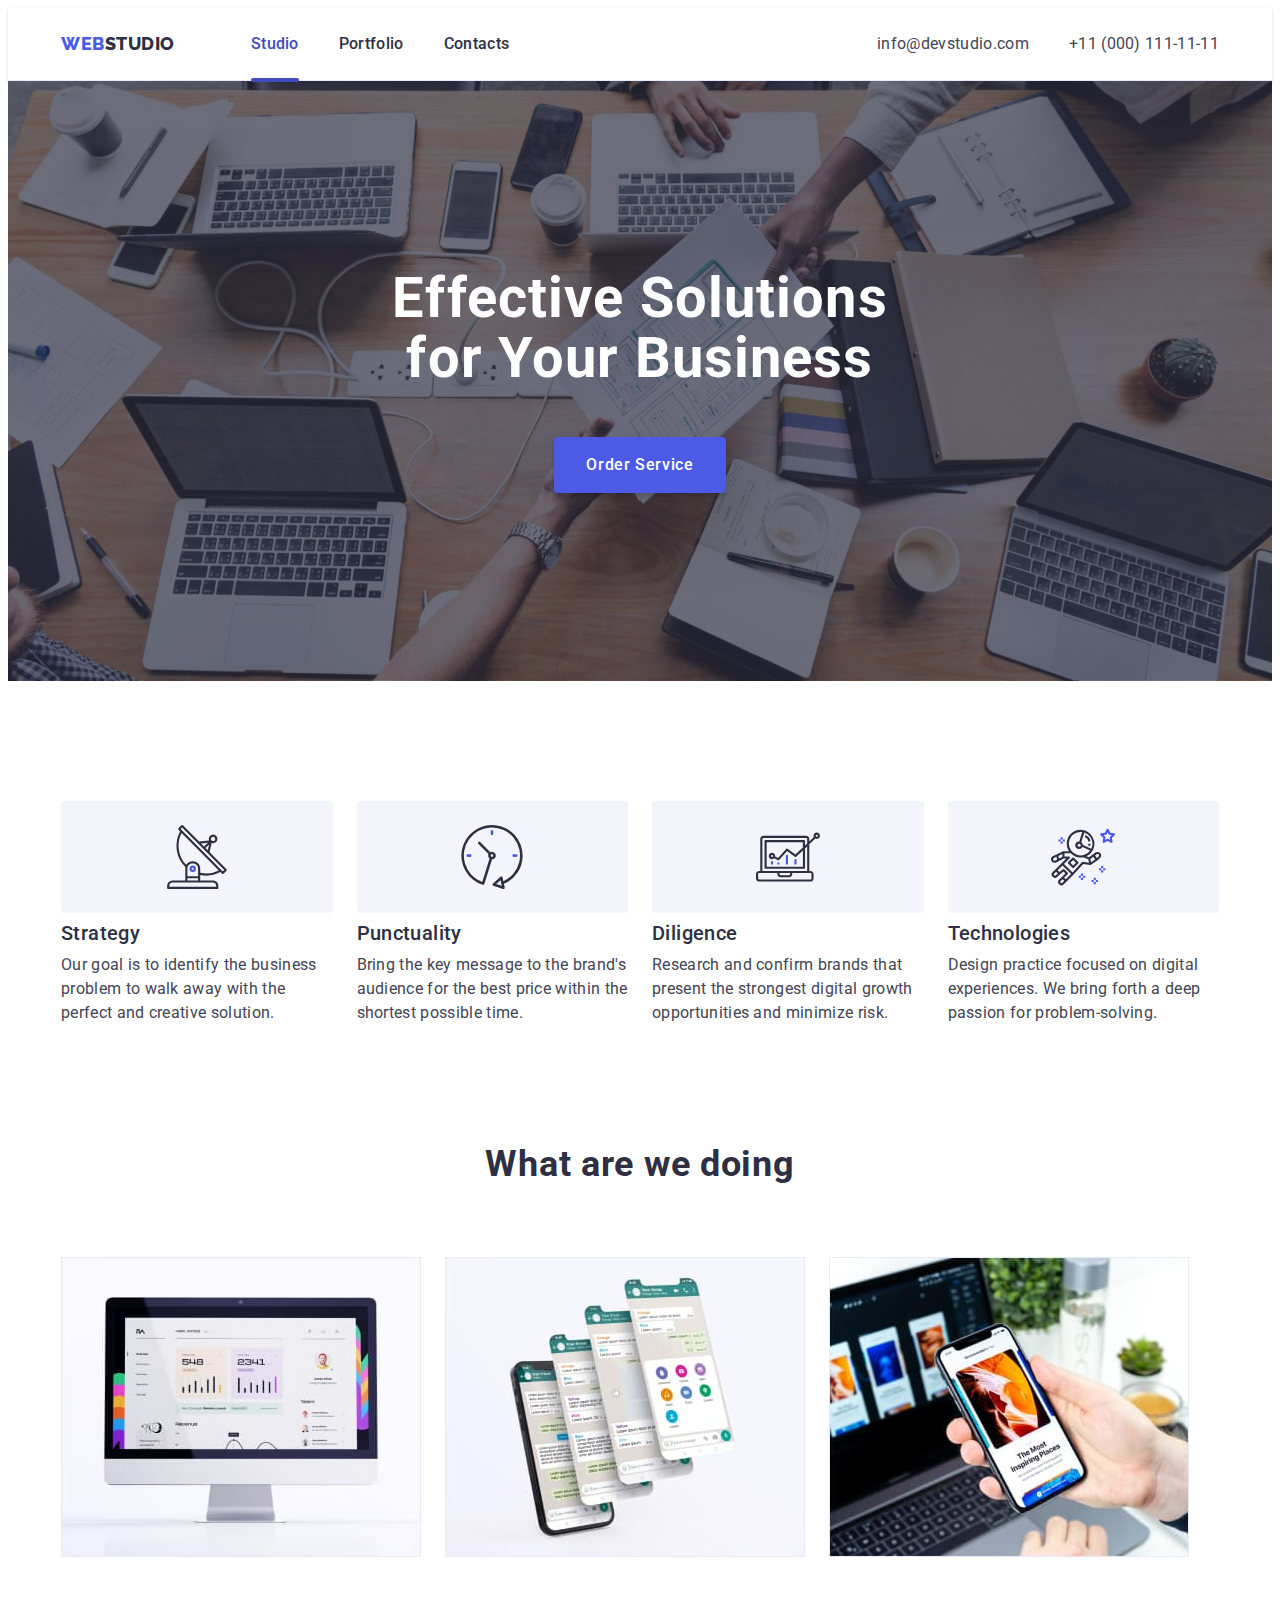
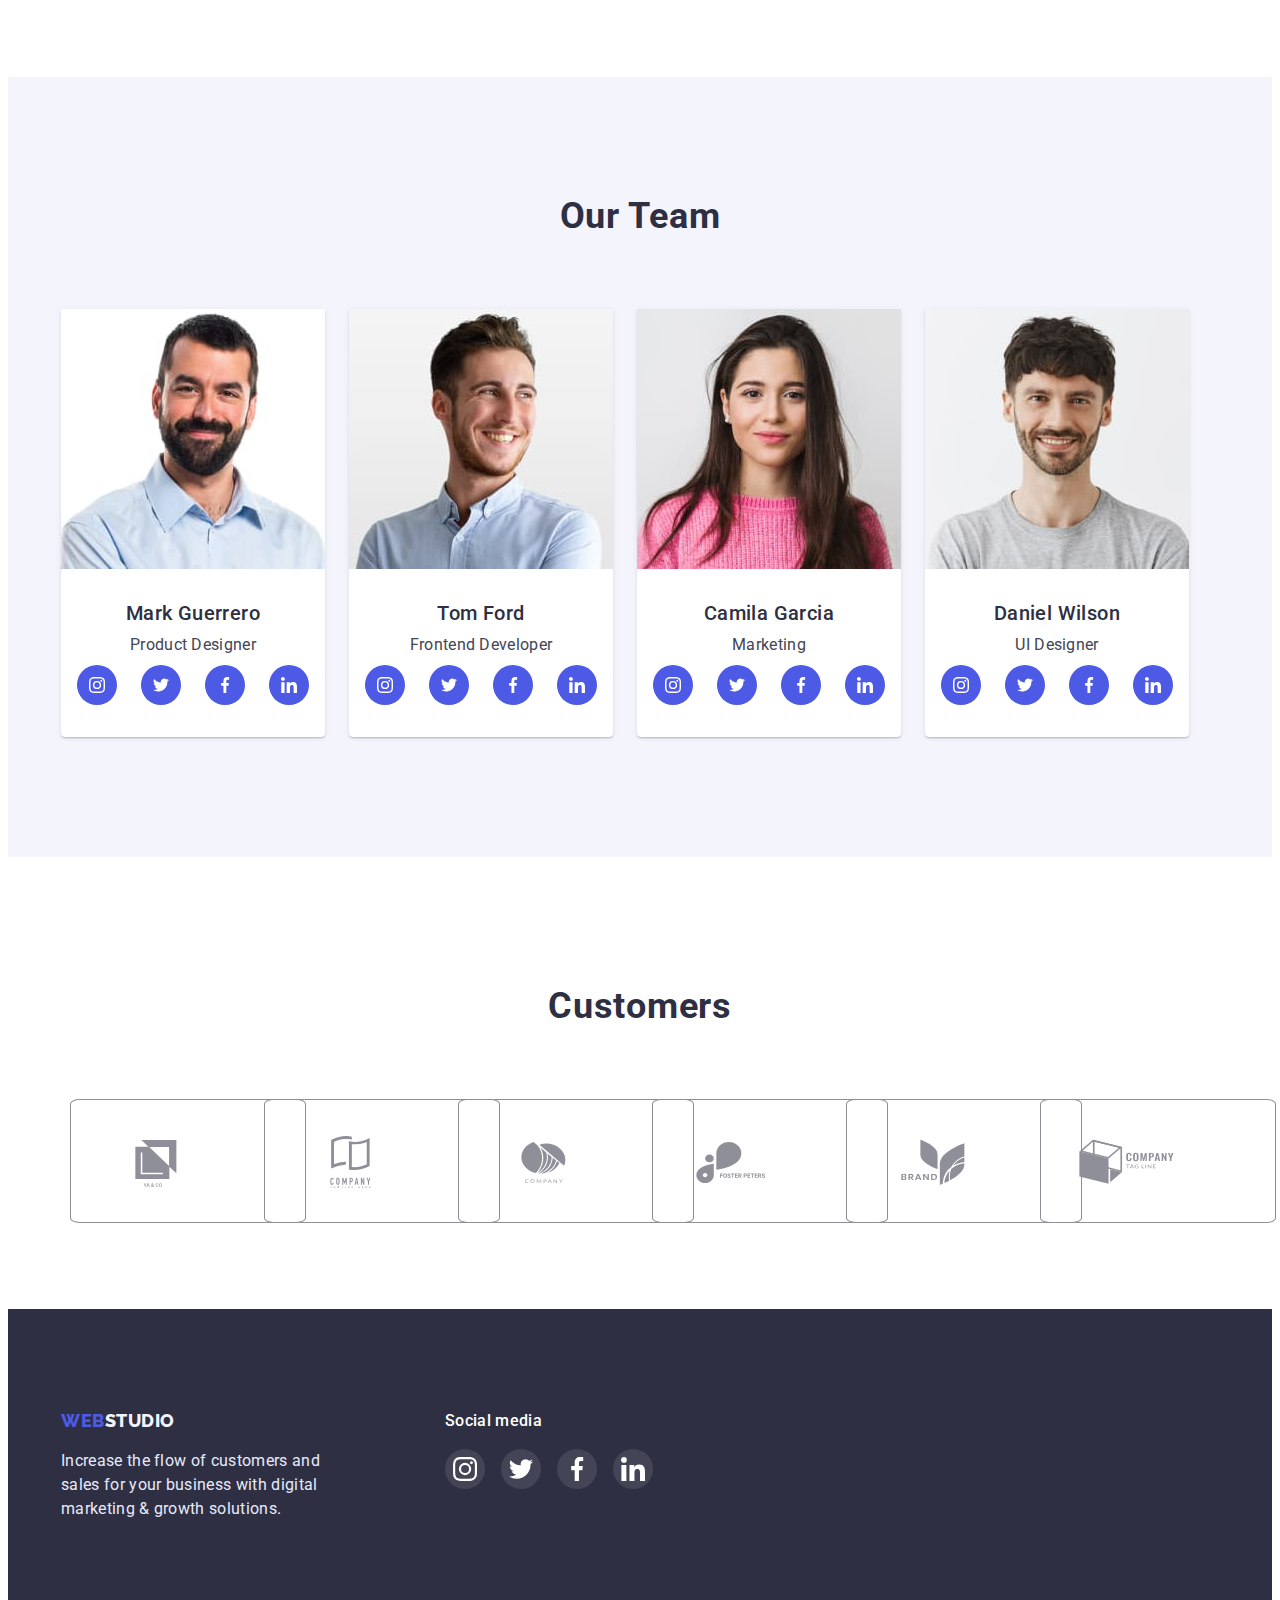
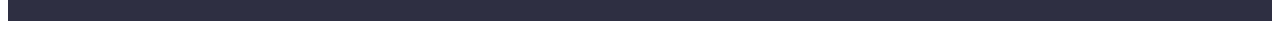
<file: index.html>
<!DOCTYPE html>
<html lang="en">
<head>
    <meta charset="UTF-8">
    <meta http-equiv="X-UA-Compatible" content="IE=edge">
    <meta name="viewport" content="width=device-width, initial-scale=1.0">
    <title>Document</title>

<!--fonts-->
<link rel="preconnect" href="https://fonts.googleapis.com">
<link rel="preconnect" href="https://fonts.gstatic.com" crossorigin>
<link href="https://fonts.googleapis.com/css2?family=Raleway:wght@800&family=Roboto:wght@400;500;700;900&display=swap"
    rel="stylesheet">
<link rel="stylesheet" href="https://cdnjs.cloudflare.com/ajax/libs/modern-normalize/1.1.0/modern-normalize.min.css"
    integrity="sha512-wpPYUAdjBVSE4KJnH1VR1HeZfpl1ub8YT/NKx4PuQ5NmX2tKuGu6U/JRp5y+Y8XG2tV+wKQpNHVUX03MfMFn9Q=="
    crossorigin="anonymous" referrerpolicy="no-referrer" />
    <!--styles-->  
<link rel="stylesheet" href="./css/styles.css">

    
</head>
<body>
    <!--Хедер = навігація + адреса-->
    <header class="header">
        <div class="container container-nav" >   
        <nav class="header-nav">
            <a class="logo-link" href="./index.html"> Web<span class="logo-span">Studio</span></a>
            <ul class="header-menu">
                <li><a class="header-link curent" href="./index.html">Studio</a></li>
                <li><a class="header-link" href="./portfolio.html">Portfolio</a></li>
                <li><a class="header-link" href="">Contacts</a></li>
            </ul>
        </nav> 
        <address>
                <ul class="header-menu">
                    <li><a class="address-link" href="mailto:info@devstudio.com">info@devstudio.com</a></li>
                    <li><a class="address-link" href="tel:+110001111111">+11 (000) 111-11-11</a></li>
            </ul>
        </address>
        </div>
    </header>
    
    <main>
        <section class="section-one">
            <div class="container">
                <h1 class="hero-title">Effective Solutions for Your Business</h1>
                <button class="button-main" type="button" data-modal-open>Order Service</button>
            </div>
        </section>
<section class="section-two">
    <div class="container">
    <h2 class="visually-hidden">Advantages</h2>
    <ul class="ul-section-two">
        <li class="li-section-two">
            <div class="box-icon-strategy">
            <svg class="icon-strategy"> 
                <use href="./images/icons.svg#icon-antenna">
                </use>
            </svg>
            </div>
            <h3 class="header-three">Strategy</h3>
            <p class="header-description">Our goal is to identify the business
            problem to walk away with the perfect and creative solution.</p>
        </li>
        <li class="li-section-two">
            <div class="box-icon-strategy">
            <svg class="icon-strategy">
                <use href="./images/icons.svg#icon-clock">
                </use>
            </svg>
            </div>
            <h3 class="header-three">Punctuality</h3>
            <p class="header-description">Bring the key message to the brand's audience for the best price within the shortest possible time.</p>
        </li>
        <li class="li-section-two">
            <div class="box-icon-strategy">
            <svg class="icon-strategy">
                <use href="./images/icons.svg#icon-diagram">
                </use>
            </svg>
            </div>
            <h3 class="header-three">Diligence</h3>
            <p class="header-description">Research and confirm brands that present the strongest digital growth opportunities and minimize risk.</p>
        </li>
        <li class="li-section-two">
            <div class="box-icon-strategy">
            <svg class="icon-strategy">
                <use href="./images/icons.svg#icon-astronaut">
                </use>
            </svg>
            </div>
            <h3 class="header-three">Technologies</h3>
            <p class="header-description">Design practice focused on digital experiences. We bring forth a deep passion for problem-solving.</p>
        </li>

    </ul> 
    </div>
</section>

<section class="section-three">
    <div class="container">
    <h2 class="header-we-doing">What are we doing</h2>
    <ul class="ul-section-two">
        <li><img src="./images/imgs1.jpg" alt="computer" width="360" height="300"></li>
        <li><img src="./images/imgs1two.jpg" alt="telephone" width="360" height="300"></li>
        <li><img src="./images/imgs1three.jpg" alt="work" width="360" height="300"></li>
        
    </ul>
    </div>
</section>
<section class="section-four">
    <div class="container">
    <h2 class="header-our-team">Our Team</h2>
    <ul class="ul-section-two">
        <li class="desctibe-team">
            <img  src="./images/team1.jpg" alt="product-designer" width="264" height="260">
           <div class="name-profesion">
            <h3 class="name"> Mark Guerrero </h3>
            <p class="profesion"> Product Designer </p>
            <ul class="social-list">
                <li class="social-item">
                    <a class="social-link" href="#">
                        <svg class="social-icon">
                            <use href="./images/icons.svg#icon-instagram"></use>
                        </svg>
                    </a>
                </li>
                <li class="social-item">
                    <a class="social-link" href="#">
                        <svg class="social-icon">
                            <use href="./images/icons.svg#icon-twitter"></use>
                        </svg>
                    </a>
                </li>
                <li class="social-item">
                    <a class="social-link" href="#">
                        <svg class="social-icon">
                            <use href="./images/icons.svg#icon-facebook"></use>
                        </svg>
                    </a>
                </li>
                <li class="social-item">
                    <a class="social-link" href="#">
                        <svg class="social-icon">
                            <use href="./images/icons.svg#icon-linkedin"></use>
                        </svg>
                    </a>
                </li>
            </ul>
            </div>
        </li>
        <li class="desctibe-team">
            <img src="./images/team2.jpg" alt="frontend developer" width="264" height="260">
        <div class="name-profesion">
            <h3 class="name"> Tom Ford </h3>
                <p class="profesion"> Frontend Developer </p>
                <ul class="social-list">
                    <li class="social-item">
                        <a class="social-link" href="#">
                            <svg class="social-icon">
                                <use href="./images/icons.svg#icon-instagram"></use>
                            </svg>
                        </a>
                    </li>
                    <li class="social-item">
                        <a class="social-link" href="#">
                            <svg class="social-icon">
                                <use href="./images/icons.svg#icon-twitter"></use>
                            </svg>
                        </a>
                    </li>
                    <li class="social-item">
                        <a class="social-link" href="#">
                            <svg class="social-icon">
                                <use href="./images/icons.svg#icon-facebook"></use>
                            </svg>
                        </a>
                    </li>
                    <li class="social-item">
                        <a class="social-link" href="#">
                            <svg class="social-icon">
                                <use href="./images/icons.svg#icon-linkedin"></use>
                            </svg>
                        </a>
                    </li>
                </ul>
            </div>
        </li>
        <li class="desctibe-team">
            <img  src="./images/team3.jpg" alt="marketing" width="264" height="260">
        <div class="name-profesion">
            <h3 class="name"> Camila Garcia </h3>
                <p class="profesion"> Marketing </p>
                <ul class="social-list">
                    <li class="social-item">
                        <a class="social-link" href="#">
                            <svg class="social-icon">
                                <use href="./images/icons.svg#icon-instagram"></use>
                            </svg>
                        </a>
                    </li>
                    <li class="social-item">
                        <a class="social-link" href="#">
                            <svg class="social-icon">
                                <use href="./images/icons.svg#icon-twitter"></use>
                            </svg>
                        </a>
                    </li>
                    <li class="social-item">
                        <a class="social-link" href="#">
                            <svg class="social-icon">
                                <use href="./images/icons.svg#icon-facebook"></use>
                            </svg>
                        </a>
                    </li>
                    <li class="social-item">
                        <a class="social-link" href="#">
                            <svg class="social-icon">
                                <use href="./images/icons.svg#icon-linkedin"></use>
                            </svg>
                        </a>
                    </li>
                </ul>
        </div>
        </li>
        <li class="desctibe-team">
            <img class="img-team" src="./images/team4.jpg" alt="ui designer" width="264" height="260">
            <div class="name-profesion">
            <h3 class="name">Daniel Wilson</h3>
                <p class="profesion"> UI Designer </p>
                <ul class="social-list">
                    <li class="social-item">
                        <a class="social-link" href="#">
                            <svg class="social-icon">
                                <use href="./images/icons.svg#icon-instagram"></use>
                            </svg>
                        </a>
                    </li>
                    <li class="social-item">
                        <a class="social-link" href="#">
                            <svg class="social-icon">
                                <use href="./images/icons.svg#icon-twitter"></use>
                            </svg>
                        </a>
                    </li>
                    <li class="social-item">
                        <a class="social-link" href="#">
                            <svg class="social-icon">
                                <use href="./images/icons.svg#icon-facebook"></use>
                            </svg>
                        </a>
                    </li>
                    <li class="social-item">
                        <a class="social-link" href="#">
                            <svg class="social-icon">
                                <use href="./images/icons.svg#icon-linkedin"></use>
                            </svg>
                        </a>
                    </li>
                </ul>
            </div>
        </li>
    </ul>
    </div>
</section>

<!--Секція 5-->
<section class="section-five">
    <div class="container">
    <H2 class="header-customers">Customers</H2>
    <ul class="customers-list">
        <li class="customers-item">
            <a class="customers-link" href="#">
                <svg class="customers-image">
                    <use href="./images/icons.svg#icon-Logo-one">
                    </use>
                </svg>
            </a>
        </li>
         <li class="customers-item">
            <a class="customers-link" href="#">
                <svg class="customers-image">
                    <use href="./images/icons.svg#icon-Logo-two">
                    </use>
                </svg>
            </a>
        </li>
        <li class="customers-item">
            <a class="customers-link" href="#">
                <svg class="customers-image">
                    <use href="./images/icons.svg#icon-Logo-three">
                    </use>
                </svg>
            </a>
        </li>
        <li class="customers-item">
            <a class="customers-link" href="#">
                <svg class="customers-image">
                    <use href="./images/icons.svg#icon-Logo-four">
                    </use>
                </svg>
            </a>
        </li>
        <li class="customers-item">
            <a class="customers-link" href="#">
                <svg class="customers-image">
                    <use href="./images/icons.svg#icon-Logo-five">
                    </use>
                </svg>
            </a>
        </li>
        <li class="customers-item">
            <a class="customers-link" href="#">
                <svg class="customers-image">
                    <use href="./images/icons.svg#icon-Logo-six">
                    </use>
                </svg>
            </a>
        </li>
    </ul>
    </div>
</section>
    </main>

    <footer class="footer">
    <div class="container fotter-flex">
        <div class="">
            <a class="footer-logo-link" href="./index.html"> Web<span class="span-logo-footer">Studio</span></a>
            <p class="text-footer">Increase the flow of customers and sales for your business with digital marketing & growth solutions.</p>
        </div>
        <div class="foter-social">
        <p class="footer-socialtext">Social media</p>
        <ul class="footer-social-list">
            <li class="footer-social-item">
                <a class="footer-social-link" href="#">
                    <svg class="footer-social-icon">
                        <use href="./images/icons.svg#icon-instagram"></use>
                    </svg>
                </a>
            </li>
            <li class="footer-social-item">
                <a class="footer-social-link" href="#">
                    <svg class="footer-social-icon">
                        <use href="./images/icons.svg#icon-twitter"></use>
                    </svg>
                </a>
            </li>
            <li class="footer-social-item">
                <a class="footer-social-link" href="#">
                    <svg class="footer-social-icon">
                        <use href="./images/icons.svg#icon-facebook"></use>
                    </svg>
                </a>
            </li>
            <li class="footer-social-item">
                <a class="footer-social-link" href="#">
                    <svg class="footer-social-icon">
                        <use href="./images/icons.svg#icon-linkedin"></use>
                    </svg>
                </a>
            </li>
        </ul>  
    </div>
    </div>
    
    </footer>
    <div class="backdrop is-hidden" data-modal>
        <div class="modal">
            <button class="modal-close" type="button" data-modal-close><svg class="icon-close">
                <use href="./images/icons.svg#icon-crose"></use>
            </svg>

            </button>
        </div>
    </div>

    <script src="./js/modal.js"></script>
</body>
</html>
</file>
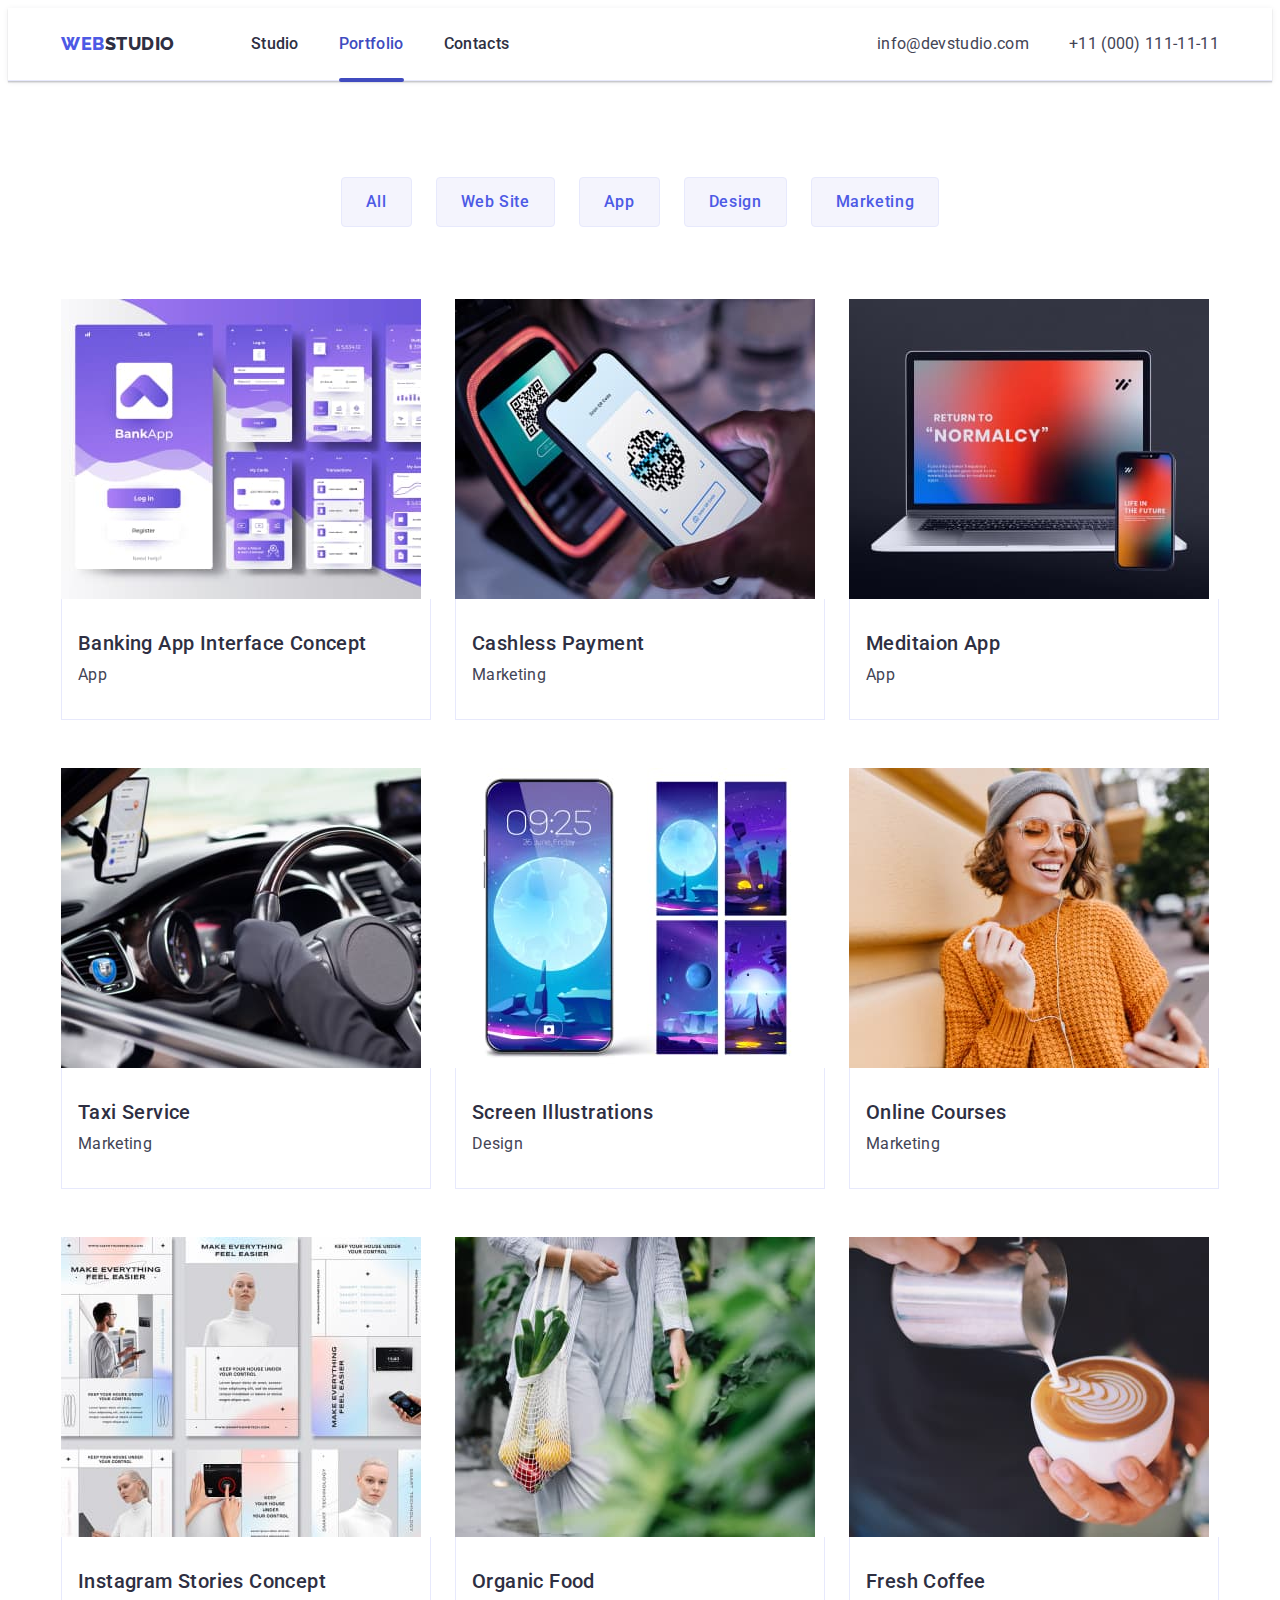
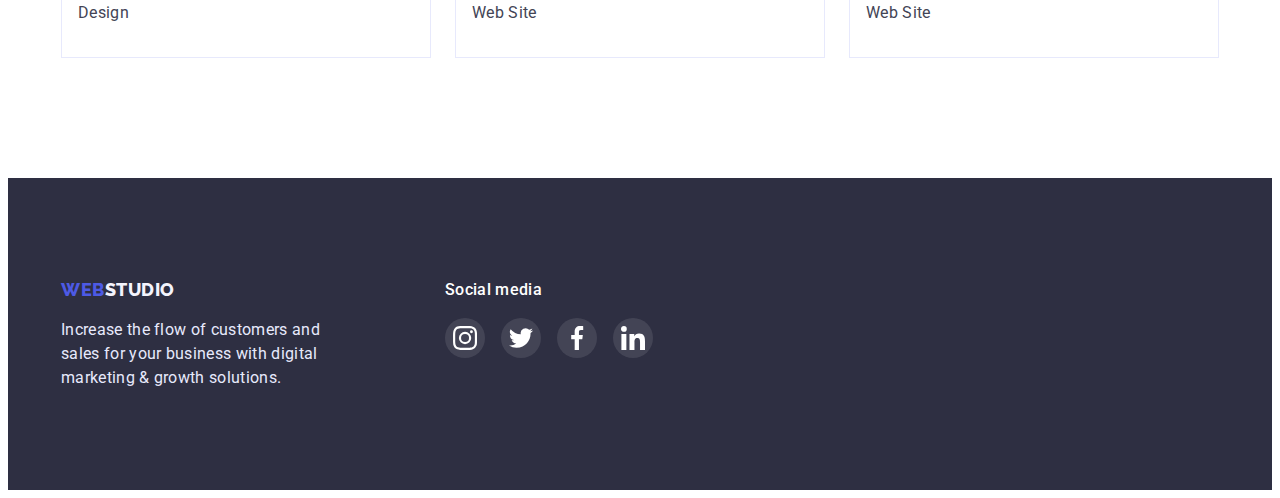
<file: portfolio.html>
<!DOCTYPE html>
<html lang="en">

<head>
    <meta charset="UTF-8">
    <meta http-equiv="X-UA-Compatible" content="IE=edge">
    <meta name="viewport" content="width=device-width, initial-scale=1.0">
    <title>Portfolio</title>

    <!--fonts-->
    <link rel="preconnect" href="https://fonts.googleapis.com">
    <link rel="preconnect" href="https://fonts.gstatic.com" crossorigin>
    <link
        href="https://fonts.googleapis.com/css2?family=Raleway:wght@800&family=Roboto:wght@400;500;700;900&display=swap"
        rel="stylesheet">
    <link rel="stylesheet" href="https://cdnjs.cloudflare.com/ajax/libs/modern-normalize/1.1.0/modern-normalize.min.css"
        integrity="sha512-wpPYUAdjBVSE4KJnH1VR1HeZfpl1ub8YT/NKx4PuQ5NmX2tKuGu6U/JRp5y+Y8XG2tV+wKQpNHVUX03MfMFn9Q=="
        crossorigin="anonymous" referrerpolicy="no-referrer" />
        <!--styles-->
    <link rel="stylesheet" href="./css/styles.css">


</head>

<body>
    <header class="header">
        <div class="container container-nav">
            <nav class="header-nav">
                <a class="logo-link" href="./index.html"> Web<span class="logo-span">Studio</span></a>
                <ul class="header-menu">
                    <li><a class="header-link " href="./index.html">Studio</a></li>
                    <li><a class="header-link curent" href="./portfolio.html">Portfolio</a></li>
                    <li><a class="header-link" href="">Contacts</a></li>
                </ul>
            </nav>
            <address>
                <ul class="header-menu">
                    <li><a class="address-link" href="mailto:info@devstudio.com">info@devstudio.com</a></li>
                    <li><a class="address-link" href="tel:+110001111111">+11 (000) 111-11-11</a></li>
                </ul>
            </address>
        </div>
    </header>

    <main>
        <section class="section-portfolio">
            <div class="container">
            <h1 class="visually-hidden">Portfolio work</h1>
<ul class="ul-button">
    <li><button class="portfolio-button" type="button">All</button></li>
    <li><button class="portfolio-button">Web Site</button></li>
    <li><button class="portfolio-button">App</button></li>
    <li><button class="portfolio-button">Design</button></li>
    <li><button class="portfolio-button">Marketing</button></li>
</ul>
<ul class="ul-portfolio-card">
    <li class="li-card">
        <a class="card" href="#">
            <div class="img-portfolio">
        <img src="./images/portfolio1.jpg" alt="banking"  > <!--width="360" height="300"-->
        
        <div class="card-descrirtion"> 
<p class="card-text">14 Stylish and User-Friendly App Design Concepts · Task Manager App · Calorie Tracker App · Exotic Fruit Ecommerce App ·
Cloud Storage App</p>
        </div>
        </div>
        <div class="project-branch">
        <h3 class="name-project">Banking App Interface Concept</h3>
            <p class="branch">App</p>
        </div>
        </a>
    </li>
<li class="li-card">
    <a class="card" href="#">
        <div class="img-portfolio">
            <img class="img-portfolio" src="./images/portfolio2.jpg" alt="payment" width="360" height="300"> 
            <div class="card-descrirtion">
                <p class="card-text">14 Stylish and User-Friendly App Design Concepts · Task Manager App · Calorie Tracker App · Exotic
                    Fruit Ecommerce App ·
                    Cloud Storage App</p>
            </div>
        </div>
    <div class="project-branch">
    <h3 class="name-project">Cashless Payment</h3>
    <p class="branch">Marketing</p>
    </div>
    </a>
</li>
<li class="li-card">
    <a class="card" href="#">
    <div class="img-portfolio">
        <img src="./images/portfolio3.jpg" alt="meditaion" width="360" height="300">
    <div class="card-descrirtion">
        <p class="card-text">14 Stylish and User-Friendly App Design Concepts · Task Manager App · Calorie Tracker App · Exotic
            Fruit Ecommerce App ·
            Cloud Storage App</p>
    </div>
    </div>
        <div class="project-branch">
    <h3 class="name-project">Meditaion App</h3>
    <p class="branch">App</p>
    </div>
    </a>
</li>
 <li class="li-card">
    <a class="card" href="#">
        <div class="img-portfolio">
    <img src="./images/portfolio4.jpg" alt="taxi" width="360" height="300">
    <div class="card-descrirtion">
        <p class="card-text">14 Stylish and User-Friendly App Design Concepts · Task Manager App · Calorie Tracker App · Exotic
            Fruit Ecommerce App ·
            Cloud Storage App</p>
    </div>
    </div>
    <div class="project-branch">
    <h3 class="name-project">Taxi Service</h3>
    <p class="branch">Marketing</p>
    </div>
    </a>
</li>
<li class="li-card">
    <a class="card" href="#">
    <div class="img-portfolio">
        <img src="./images/portfolio5.jpg" alt="screen" width="360" height="300">
    <div class="card-descrirtion">
        <p class="card-text">14 Stylish and User-Friendly App Design Concepts · Task Manager App · Calorie Tracker App · Exotic
            Fruit Ecommerce App ·
            Cloud Storage App</p>
    </div>
    </div>
        <div class="project-branch">
    <h3 class="name-project">Screen Illustrations</h3>
    <p class="branch">Design</p>
    </div>
    </a>
</li>
<li class="li-card">
    <a class="card" href="#">
        <div class="img-portfolio">
    <img src="./images/portfolio6.jpg" alt="courses" width="360" height="300">
    <div class="card-descrirtion">
        <p class="card-text">14 Stylish and User-Friendly App Design Concepts · Task Manager App · Calorie Tracker App · Exotic
            Fruit Ecommerce App ·
            Cloud Storage App</p>
    </div>
    </div>
    <div class="project-branch">
    <h3 class="name-project">Online Courses</h3>
    <p class="branch">Marketing</p>
    </div>
    </a>
</li>
<li class="li-card">
    <a class="card" href="#">
        <div class="img-portfolio">
     <img src="./images/portfolio7.jpg" alt="instastories" width="360" height="300">
    <div class="card-descrirtion">
        <p class="card-text">14 Stylish and User-Friendly App Design Concepts · Task Manager App · Calorie Tracker App · Exotic
            Fruit Ecommerce App ·
            Cloud Storage App</p>
    </div>
    </div>
     <div class="project-branch">
     <h3 class="name-project">Instagram Stories Concept</h3>
    <p class="branch">Design</p>
    </div>
    </a>
</li>
<li class="li-card">
    <a class="card" href="#">
    <div class="img-portfolio">
        <img src="./images/portfolio8.jpg" alt="organic food" width="360" height="300">
    <div class="card-descrirtion">
        <p class="card-text">14 Stylish and User-Friendly App Design Concepts · Task Manager App · Calorie Tracker App · Exotic
            Fruit Ecommerce App ·
            Cloud Storage App</p>
    </div>
    </div>
        <div class="project-branch">
    <h3 class="name-project">Organic Food</h3>
    <p class="branch">Web Site</p>
    </div>
    </a>
 </li>
<li class="li-card">
    <a class="card" href="#">
        <div class="img-portfolio">
    <img src="./images/portfolio9.jpg" alt="coffee" width="360" height="300">
    <div class="card-descrirtion">
        <p class="card-text">14 Stylish and User-Friendly App Design Concepts · Task Manager App · Calorie Tracker App · Exotic
            Fruit Ecommerce App ·
            Cloud Storage App</p>
    </div>
    </div>
    <div class="project-branch">
    <h3 class="name-project">Fresh Coffee</h3>
    <p class="branch">Web Site</p>
    </div>
    </a>
</li>
    </ul>
</div>
</section>

    </main>

<footer class="footer">
    <div class="container fotter-flex">
        <div class="">
            <a class="footer-logo-link" href="./index.html"> Web<span class="span-logo-footer">Studio</span></a>
            <p class="text-footer">Increase the flow of customers and sales for your business with digital marketing &
                growth solutions.</p>
        </div>
        <div class="foter-social">
            <p class="footer-socialtext">Social media</p>
            <ul class="footer-social-list">
                <li class="footer-social-item">
                    <a class="footer-social-link" href="#">
                        <svg class="footer-social-icon">
                            <use href="./images/icons.svg#icon-instagram"></use>
                        </svg>
                    </a>
                </li>
                <li class="footer-social-item">
                    <a class="footer-social-link" href="#">
                        <svg class="footer-social-icon">
                            <use href="./images/icons.svg#icon-twitter"></use>
                        </svg>
                    </a>
                </li>
                <li class="footer-social-item">
                    <a class="footer-social-link" href="#">
                        <svg class="footer-social-icon">
                            <use href="./images/icons.svg#icon-facebook"></use>
                        </svg>
                    </a>
                </li>
                <li class="footer-social-item">
                    <a class="footer-social-link" href="#">
                        <svg class="footer-social-icon">
                            <use href="./images/icons.svg#icon-linkedin"></use>
                        </svg>
                    </a>
                </li>
            </ul>
        </div>
    </div>

</footer>
</body>

</html>
</file>
<file: css/styles.css>
html {
box-sizing: border-box;
 }


 :root {
   --color-primary: #434455;
   --color-white: #ffffff;
   --color-navyblue: #2E2F42;
   --color-iris: #4D5AE5;
   --color-ocean: #404BBF;
   --color-cloud: #F4F4FD;
   --color-conflover: #E7E9FC;
   --color-lightslate: #8E8F99;
   --color-green: #31D0AA;
   --color-modalwindow:#FCFCFC;

 }
 
 body{
    color: var(--color-primary);
    background-color: var(--color-white);
    font-family: 'Roboto', sans-serif;
    font-size: 16px;  
 }
 img {
   display: block;
   max-width: 100%;
   height: auto;
}
ul {
   list-style-type: none;
   padding: 0;
   margin: 0;
}
h1 h2 h3 h4 {
   margin: 0;
   padding: 0;
}
.container{
   width: 100%;
   max-width: 1158px;
   margin: 0 auto;
   padding-left: 15px;
   padding-right: 15px ;
}
.container-nav {
   display: flex;
   align-items: center;
   justify-content: space-around;
}
.header-nav {
   display: flex;
   align-items: center;
   flex-grow: 1;
} 
.header { 
   color: var(--color-navyblue);
   border-bottom: 1px solid var(--color-conflover);
   box-shadow: 0px 1px 6px 0px rgba(46, 47, 66, 0.08), 
               0px 1px 1px 0px rgba(46, 47, 66, 0.16), 
               0px 2px 1px 0px rgba(46, 47, 66, 0.08);
 }

.logo-link {
   display: block;
   margin-right: 76px;
   padding-top: 24px;
   padding-bottom: 24px;
   color: var(--color-iris);
   font-family: Raleway, sans-serif; 
   font-size: 18px;
   font-weight: 800;
   line-height: 1.33;
   letter-spacing: 0.03em;
   text-decoration: none;
   text-transform: uppercase;
   transition-property: color; 
   transition-duration: 250ms;
   transition-timing-function: cubic-bezier(0.4, 0, 0.2, 1);
  }
.logo-link .logo-span:focus {
   color: var(--color-ocean);  
}
/*.logo-link .logo-span:hover {
   color: var(--color-ocean);
   transition-duration: 250ms;
   transition-timing-function: cubic-bezier(0.4, 0, 0.2, 1);
}*/

.logo-span{
   color: var(--color-navyblue);
 }
 .header-menu { 
   
   display: flex;
   gap: 40px;
   list-style-type: none;
   padding: 0;
   margin-top: 0;
   margin-bottom: 0;
 }
.header-link {
   position: relative;
   display: block;
   padding-top: 24px;
   padding-bottom: 24px;
   color: var(--color-navyblue);
   font-weight: 500;
   line-height: 1.5;
   letter-spacing: 0.02em;   
   text-decoration: none;
   transition-property: color;
   transition-duration: 250ms;
   transition-timing-function: cubic-bezier(0.4, 0, 0.2, 1);
}
.header-link.curent::after {
   position: absolute;
content: '';
display: block;
width: 100%;
height: 4px; 
left: 0;
bottom: -2px;
border-radius: 2px;
background-color: var(--color-ocean);

}
.curent {
margin-bottom: 0px;
color: var(--color-ocean)
}

.header-link:hover, .header-link:focus {
   color: var(--color-ocean);
}

.address-link {
   display: block;
   padding-top: 24px;
   padding-bottom: 24px;
   color: var(--color-primary);
   line-height: 1.5;
   letter-spacing: 0.02em;
   text-decoration: none;
   font-style: normal;
   transition-property: color;
   transition-duration: 250ms;
   transition-timing-function: cubic-bezier(0.4, 0, 0.2, 1);
 }
.address-link:hover, .address-link:focus {
   color: var(--color-ocean);
}

.section-one{
   padding-top: 188px;
   padding-bottom: 188px;
   background-color: var(--color-navyblue);
   text-align: center;
   max-width: 1440px;
   background-image: linear-gradient(rgba(46, 47, 66, 0.7), rgba(46, 47, 66, 0.7) ),
 url(../images/people-office\ 1\ \(1\).jpg);
   background-repeat: no-repeat;
   background-position: center;
   background-size: cover;
   margin: 0 auto;
}


.hero-title {
   margin: 0 auto;
   color: var(--color-white);
   font-size: 56px;
   font-weight: 700;
   line-height: 1.07;
   letter-spacing: 0.02em;
   max-width: 496px;
   text-align: center;
}


.button-main { 
   padding: 16px 32px;
   margin-top: 48px;
   border-radius: 4px;
   border: 0;
   min-width: 169px;
   
   color: var(--color-white);
   background-color: var(--color-iris);
   box-shadow: 0px 4px 4px 0px rgba(0, 0, 0, 0.15);
   font-family: 'Roboto', sans-serif;
   font-size: 16px;
   font-weight: 500;
   line-height: 1.5;
   letter-spacing: 0.04em;
   cursor: pointer;
   transition: background-color 250ms cubic-bezier(0.4, 0, 0.2, 1);
}
.button-main:hover, .button-main:focus {
   background-color: var(--color-ocean);
}

.section-two {
   padding: 120px 0;
}
.ul-section-two {
   display: flex;
   align-items: center;
   gap: 24px;
   list-style-type: none;
   padding: 0;
   margin: 0;
} 

.visually-hidden {
position: absolute;
   white-space: nowrap;
   width: 1px;
   height: 1px;
   overflow: hidden;
   border: 0;
   padding: 0;
   clip: rect(0 0 0 0);
   clip-path: inset(50%);
   margin: -1px;
}
.li-section-two {
 flex-basis: calc(100%/4);  
}
.box-icon-strategy {
   height: 112px;
   background-color: var(--color-cloud);
   border-radius: 4px;
   margin-bottom: 8px;
   display: flex;
   justify-content: center;
   align-items: center;
}
.icon-strategy {
   width: 64px;
   height: 64px;
}  
.header-three {
margin-top: 0;
margin-bottom: 8px;
color: var(--color-navyblue);
font-size: 20px;
font-weight: 500;
line-height: 1.2;
letter-spacing: 0.02em;
}
.header-description {
margin:0;
font-size: 16px;
line-height: 1.5;      
letter-spacing: 0.02em;
}
.section-three {
   padding-bottom: 120px;
}
.header-we-doing, .header-our-team, .header-customers {
   margin-top: 0;
   margin-bottom: 72px;
   color: var(--color-navyblue);
   font-size: 36px;
   font-weight: 700;
   line-height: 1.11;
   letter-spacing: 0.02em;
   text-align: center;
}

.section-four{
   padding-top: 120px;
   padding-bottom: 120px;
   background-color: var(--color-cloud); 
}
.name-profesion {
   padding: 32px 16px;
}
.name {
   margin: 0;
   color: var(--color-navyblue);
   font-size: 20px;
   font-weight: 500;
   line-height: 1.2;
   letter-spacing: 0.02em;
   text-align: center;

}
.profesion{
   margin-top: 8px;
   margin-bottom: 0;
   color: var(--color-primary);
   line-height: 1.5;
   letter-spacing: 0.02em;
   text-align: center;
}

.desctibe-team {
   background-color: var(--color-white);
   margin: 0;
   border-radius: 0 0 4px 4px;
   box-shadow: 0px 2px 1px 0px rgba(46, 47, 66, 0.08), 
   0px 1px 1px 0px rgba(46, 47, 66, 0.16), 
   0px 1px 6px 0px rgba(46, 47, 66, 0.08);
}
.footer {
   padding-top: 100px ;
   padding-bottom: 100px;
   background-color: var(--color-navyblue);
}
.footer-logo-link {
   display: block;
   padding-top: 0;
   padding-bottom: 0;
   color: var(--color-iris);
   font-family: Raleway, sans-serif;
   font-size: 18px;
   font-weight: 800;
   line-height: 1.33;
   letter-spacing: 0.03em;
   text-decoration: none;
   text-transform: uppercase;
}
.span-logo-footer {
   color: var(--color-cloud);
}
.text-footer { 
margin-bottom: 0;
margin-top: 16px;
width: 264px;
color: var(--color-conflover);
font-size: 16px;
line-height: 1.5;
letter-spacing: 0.02em;
}

/*портфоліо*/
.section-portfolio {
   padding-top: 96px;
   padding-bottom: 120px;
}
.ul-button {
   display: flex;
   align-items: center;
   gap:24px;
   justify-content: center;
   list-style-type: none;
   padding: 0;
   margin: 0 0 72px 0;
}
.card {
   display: block;
   text-decoration: none;
   transition: box-shadow 250ms cubic-bezier(0.4, 0, 0.2, 1);
}
.card:hover, .card:focus {
box-shadow: 0px 2px 1px 0px rgba(46, 47, 66, 0.08),
      0px 1px 1px 0px rgba(46, 47, 66, 0.16),
      0px 1px 6px 0px rgba(46, 47, 66, 0.08);
   }
.portfolio-button {
   padding: 12px 24px ;
   color: var(--color-iris);
   background-color: var(--color-cloud); 
      font-family: Roboto, sans-serif;
      font-size: 16px;
      font-weight: 500;
      line-height: 1.5;
      letter-spacing: 0.04em;
      cursor: pointer;
      border: 1px solid var(--color-conflover);
      border-radius: 4px;
   transition: color 250ms cubic-bezier(0.4, 0, 0.2, 1),
               background-color 250ms cubic-bezier(0.4, 0, 0.2, 1),
               border-color 250ms cubic-bezier(0.4, 0, 0.2, 1),
               box-shadow 250ms cubic-bezier(0.4, 0, 0.2, 1);
}
.portfolio-button:hover, .portfolio-button:focus{
   color: var(--color-white);
   background-color: var(--color-ocean);
   border-color: transparent;
   box-shadow: 0px 2px 2px 0px rgba(0, 0, 0, 0.12),
               0px 2px 1px 0px rgba(0, 0, 0, 0.08), 
               0px 3px 1px 0px rgba(0, 0, 0, 0.1);
    }
.ul-portfolio-card {
   display: flex;
   flex-wrap: wrap;
   row-gap: 48px;
   column-gap: 24px;
   align-items: center;
   padding: 0;
   margin: 0;
}
.img-portfolio {
   display: block;
   position: relative;
   width: 360px;
   height: 300px;
   transform: translateY(0);
   overflow: hidden;
}
.card:hover .card-descrirtion, .card:focus .card-descrirtion {
transform: translateY(0);
}
.card-descrirtion {
position: absolute;
top: 0;
left: 0;
width: 100%;
height: 100%;
padding: 40px 32px;
background-color: var(--color-iris);
color: var(--color-cloud);
   font-size: 16px;
   line-height: 1.5;
   letter-spacing: 0.02em;
   text-align: left;
transform: translateY(100%);
transition: transform 250ms cubic-bezier(0.4, 0, 0.2, 1);
}
.card-text {
   padding: 0;
   margin: 0;
}
.project-branch {
   padding: 32px 16px;
   border-left: 1px solid var(--color-conflover);
   border-bottom: 1px solid var(--color-conflover);
   border-right: 1px solid var(--color-conflover);
}
.li-card {
flex-basis: calc((100% - 2*24px) / 3);
margin:0;
padding: 0;
list-style-type: none;
}


.name-project{
   margin: 0;
   padding: 0;
   color: var(--color-navyblue);
   font-size: 20px;
   font-weight: 500;
   line-height: 1.2;
   letter-spacing: 0.02em;
}
.branch {
   margin: 8px 0 0 0 ;
   padding: 0;
   color: var(--color-primary);
   line-height: 1.5;
   letter-spacing: 0.02em;
}
/*icons*/
.social-list {
   display: flex;
   gap: 24px;
   justify-content: center;
   margin-top: 8px;
}
.social-item {
   width: 40px;
   height: 40px;
}
.social-link {
   display: flex;
   align-items: center;
   justify-content: center;
   width: 100%;
   height: 100% ;
   fill: var(--color-white);
   border-radius: 50%;
   background-color: var(--color-iris);
   transition-property: background-color;
   transition-duration: 250ms;
   transition-timing-function: cubic-bezier(0.4, 0, 0.2, 1);
}
.social-icon {
   width: 16px;
   height: 16px;
   
}
.social-link:hover, .social-link:focus { 
  background-color: var(--color-ocean);
   
}
/*customers section*/
.section-five {
   padding-top: 130px;
   padding-bottom: 120px;
}
.customers-list {
   display: flex;
   gap: 24px;
   justify-content: center;
}
/*.customers-item {}*/

.customers-link:hover, .customers-link:focus {
   border-color: var(--color-ocean);
   fill: var(--color-ocean);
}

.customers-link {
   display: flex;
   align-items: center;
   width: 100%;
   height: 100%;
   padding: 16px 32px;
   border: 1px solid var(--color-lightslate);
   border-radius: 4%;
   fill: var(--color-lightslate);
   transition: border-color 250ms cubic-bezier(0.4, 0, 0.2, 1),
               fill 250ms cubic-bezier(0.4, 0, 0.2, 1);
}
.customers-image {
   width: 104px;
   height: 56px;
}
.footer-socialtext{
   font-size: 16px;
   font-weight: 500;
   line-height: 1.5;
   letter-spacing: 0.02em;
   color: var(--color-white);
   text-align: left;
   margin-top: 0;
   margin-bottom: 16px;
}
/*footer social*/
.footer-social-list {
   display: flex;
   gap: 16px;
   justify-content: left;
   margin-top: 8px;
}

.footer-social-item {
   width: 40px;
   height: 40px;
}

.footer-social-link {
   display: flex;
   align-items: center;
   justify-content: center;
   width: 100%;
   height: 100%;
   fill: var(--color-white) ;
   border-radius: 50%;
   background-color: rgba(255, 255, 255, 0.1);
   transition: background-color 250ms cubic-bezier(0.4, 0, 0.2, 1);
}

.footer-social-icon {
   width: 24px;
   height: 24px;

}

.footer-social-link:hover, .footer-social-link:focus {
   background-color: var(--color-green);
}
.footer-social{
   display: block;
   width: 208px;
   height: 80px;
}
.fotter-flex {
   display: flex;
   gap: 120px;
}
/* modal window*/
.backdrop {
   position: fixed;
   padding-top: 88px;
   top: 0;
   left: 0;
   width: 100%;
   height: 100%;
   background-color: rgba(46, 47, 66, 0.4);
   display: flex;
   justify-content: center;
   align-items: center;
   transition: opacity 250ms cubic-bezier(0.4, 0, 0.2, 1), 
   visibility 250ms cubic-bezier(0.4, 0, 0.2, 1);
     
}
.modal {
position: absolute;
width: 100%;
height: 100%;
max-width: 408px;
max-height: 576px;
transform: scale(1);
transition: transform 250ms cubic-bezier(0.4, 0, 0.2, 1);
background-color: var(--color-modalwindow);
box-shadow: 0px 2px 1px 0px #00000033, 0px 1px 3px 0px #0000001F, 0px 1px 1px 0px #00000024;
border-radius: 4px;
}
.modal-close{
position: absolute;
top: 24px;
right: 24px;
border: 1px solid #0000001A;
background-color: var(--color-conflover);
border-radius: 50%;
min-width: 24px;
min-height: 24px;
cursor: pointer;
box-shadow: 0px 2px 1px 0px #00000033,
      0px 1px 1px 0px #00000024,
      0px 1px 3px 0px #0000001F;
transition: box-shadow 250ms cubic-bezier(0.4, 0, 0.2, 1);
}
.backdrop.is-hidden { 
   opacity: 0;
   visibility: hidden;
   pointer-events: none;
}
.backdrop.is-hidden .modal{
   transform: scale(0);
}
.icon-close{
   width: 8px;
   height: 8px;
   fill: #000000;
}
/*.icon-close:hover, .icon-close:focus {
   fill: var(--color-white); 
}*/
.modal-close:hover, .modal-close:focus {
   fill: var(--color-white);
   background-color: var(--color-ocean);
box-shadow: 0px 2px 1px 0px #00000033, 
0px 1px 1px 0px #00000024,
 0px 1px 3px 0px #0000001F;
}
</file>
